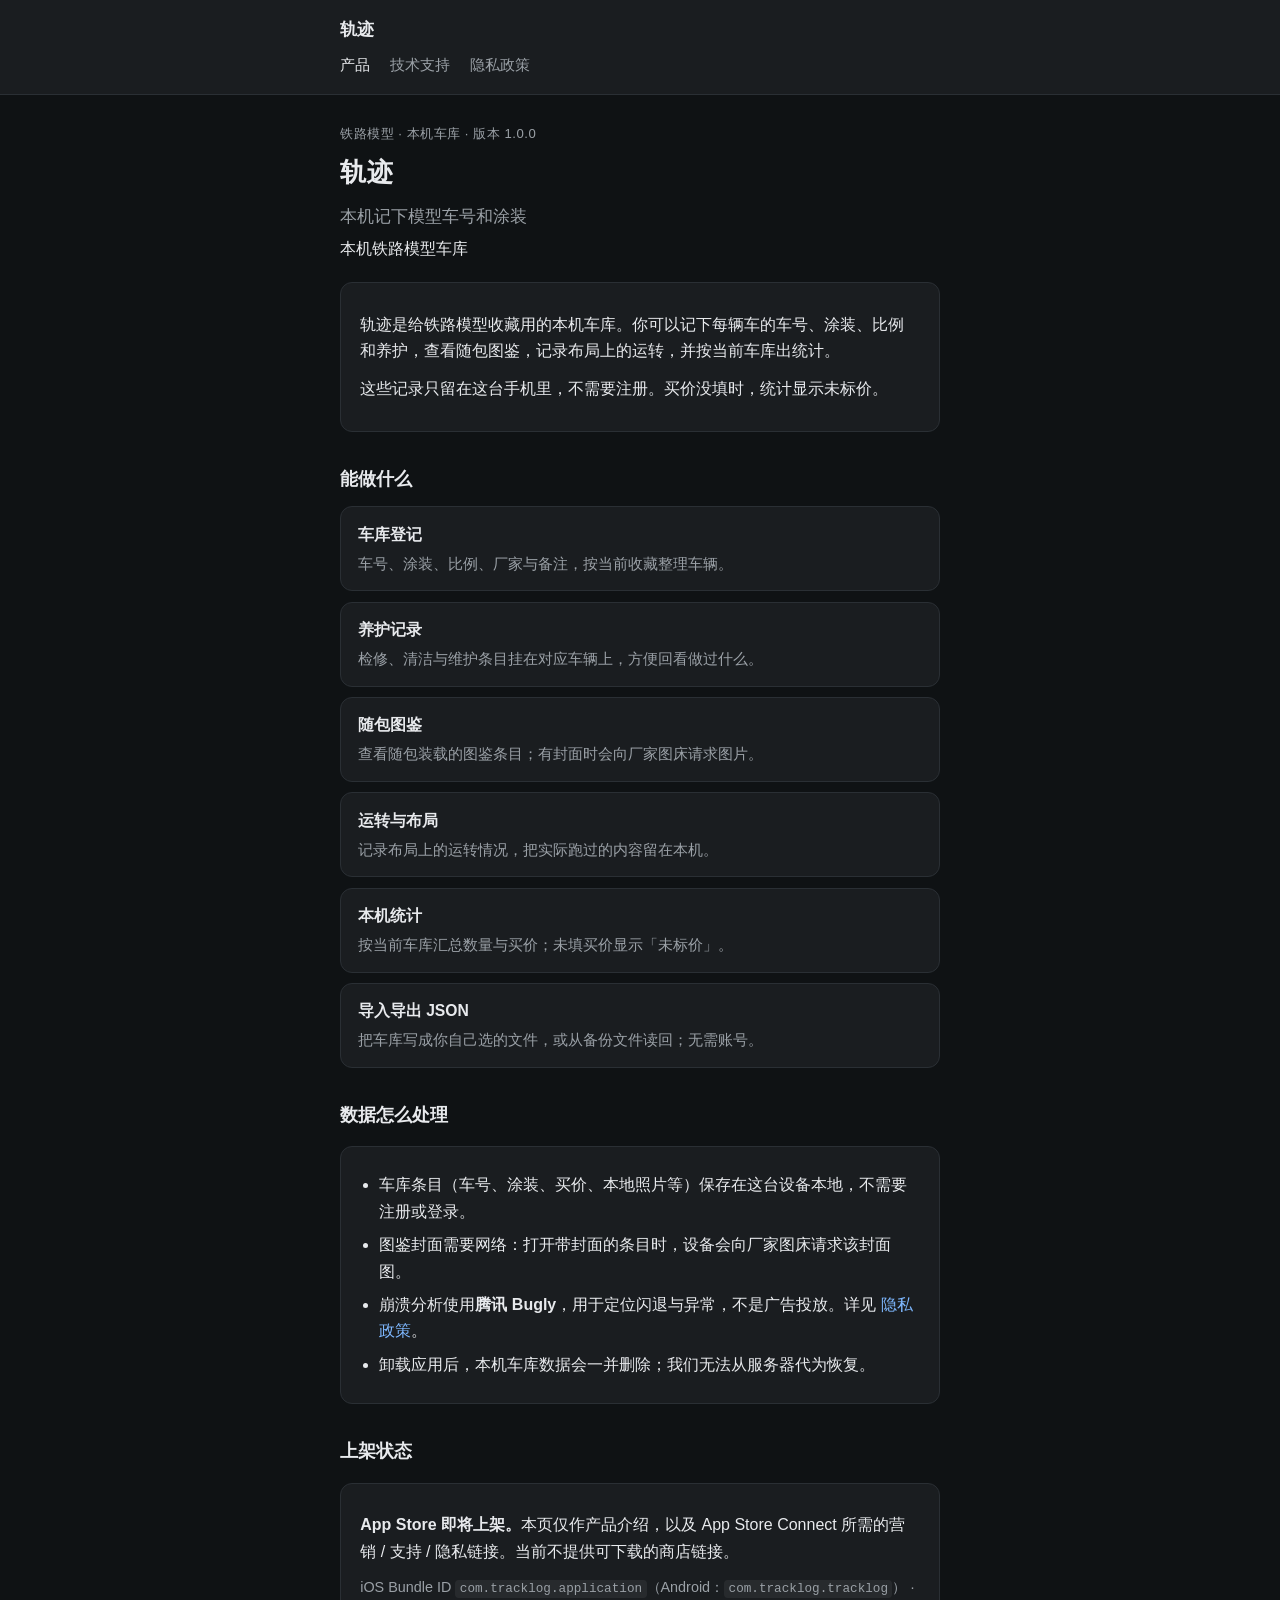
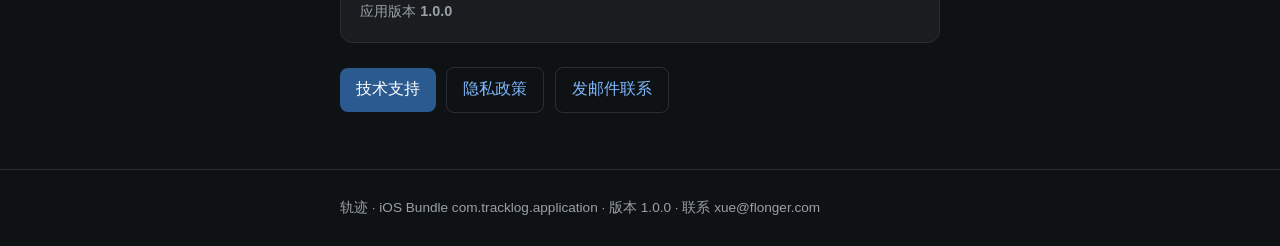
<file: index.html>
<!DOCTYPE html>
<html lang="zh-Hans">
<head>
  <meta charset="utf-8">
  <meta name="viewport" content="width=device-width, initial-scale=1">
  <title>轨迹 — 本机铁路模型车库</title>
  <meta name="description" content="本机记下模型车号和涂装。轨迹是给铁路模型收藏用的本机车库：登记车辆、记养护、看图鉴、记运转，并按当前车库出统计。">
  <link rel="canonical" href="https://blog.flonger.com/tracklog-site/">
  <link rel="stylesheet" href="styles.css">
</head>
<body>
  <header>
    <div class="inner">
      <a class="brand" href="./">轨迹</a>
      <nav>
        <a href="./" aria-current="page">产品</a>
        <a href="support/">技术支持</a>
        <a href="privacy/">隐私政策</a>
      </nav>
    </div>
  </header>
  <main>
    <p class="eyebrow">铁路模型 · 本机车库 · 版本 1.0.0</p>
    <h1>轨迹</h1>
    <p class="lead">本机记下模型车号和涂装</p>
    <p class="subtitle">本机铁路模型车库</p>

    <div class="card">
      <p>轨迹是给铁路模型收藏用的本机车库。你可以记下每辆车的车号、涂装、比例和养护，查看随包图鉴，记录布局上的运转，并按当前车库出统计。</p>
      <p>这些记录只留在这台手机里，不需要注册。买价没填时，统计显示未标价。</p>
    </div>

    <h2>能做什么</h2>
    <ul class="features">
      <li>
        <strong>车库登记</strong>
        <span>车号、涂装、比例、厂家与备注，按当前收藏整理车辆。</span>
      </li>
      <li>
        <strong>养护记录</strong>
        <span>检修、清洁与维护条目挂在对应车辆上，方便回看做过什么。</span>
      </li>
      <li>
        <strong>随包图鉴</strong>
        <span>查看随包装载的图鉴条目；有封面时会向厂家图床请求图片。</span>
      </li>
      <li>
        <strong>运转与布局</strong>
        <span>记录布局上的运转情况，把实际跑过的内容留在本机。</span>
      </li>
      <li>
        <strong>本机统计</strong>
        <span>按当前车库汇总数量与买价；未填买价显示「未标价」。</span>
      </li>
      <li>
        <strong>导入导出 JSON</strong>
        <span>把车库写成你自己选的文件，或从备份文件读回；无需账号。</span>
      </li>
    </ul>

    <h2>数据怎么处理</h2>
    <div class="card">
      <ul class="plain">
        <li>车库条目（车号、涂装、买价、本地照片等）保存在这台设备本地，不需要注册或登录。</li>
        <li>图鉴封面需要网络：打开带封面的条目时，设备会向厂家图床请求该封面图。</li>
        <li>崩溃分析使用<strong>腾讯 Bugly</strong>，用于定位闪退与异常，不是广告投放。详见 <a href="privacy/">隐私政策</a>。</li>
        <li>卸载应用后，本机车库数据会一并删除；我们无法从服务器代为恢复。</li>
      </ul>
    </div>

    <h2>上架状态</h2>
    <div class="card">
      <p><strong>App Store 即将上架。</strong>本页仅作产品介绍，以及 App Store Connect 所需的营销 / 支持 / 隐私链接。当前不提供可下载的商店链接。</p>
      <p class="muted-inline">iOS Bundle ID <code>com.tracklog.application</code>（Android：<code>com.tracklog.tracklog</code>） · 应用版本 <strong>1.0.0</strong></p>
    </div>

    <div class="cta-row">
      <a class="cta" href="support/">技术支持</a>
      <a class="cta cta-secondary" href="privacy/">隐私政策</a>
      <a class="cta cta-secondary" href="mailto:xue@flonger.com?subject=%E8%BD%A8%E8%BF%B9%20%E6%8A%80%E6%9C%AF%E6%94%AF%E6%8C%81">发邮件联系</a>
    </div>
  </main>
  <footer>
    <div class="inner">
      <p>轨迹 · iOS Bundle com.tracklog.application · 版本 1.0.0 · 联系 <a href="mailto:xue@flonger.com">xue@flonger.com</a></p>
    </div>
  </footer>
</body>
</html>
</file>
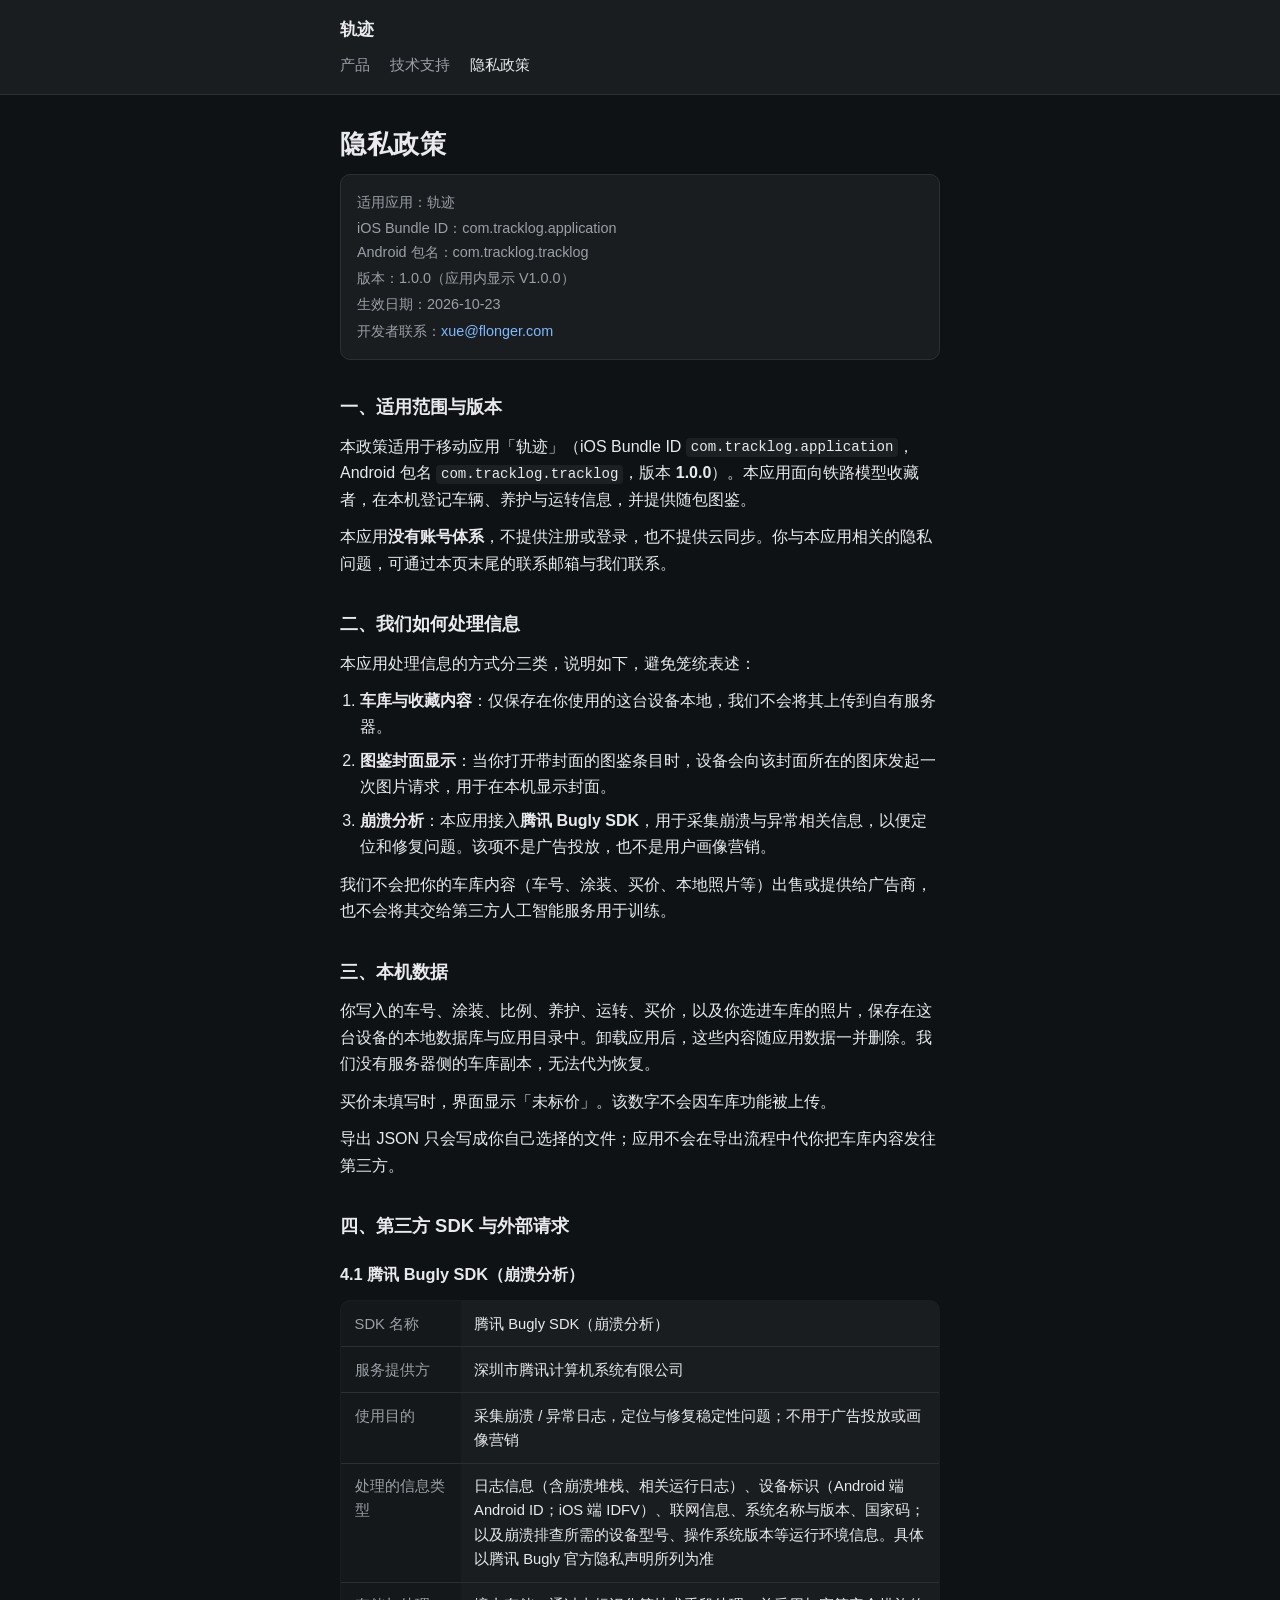
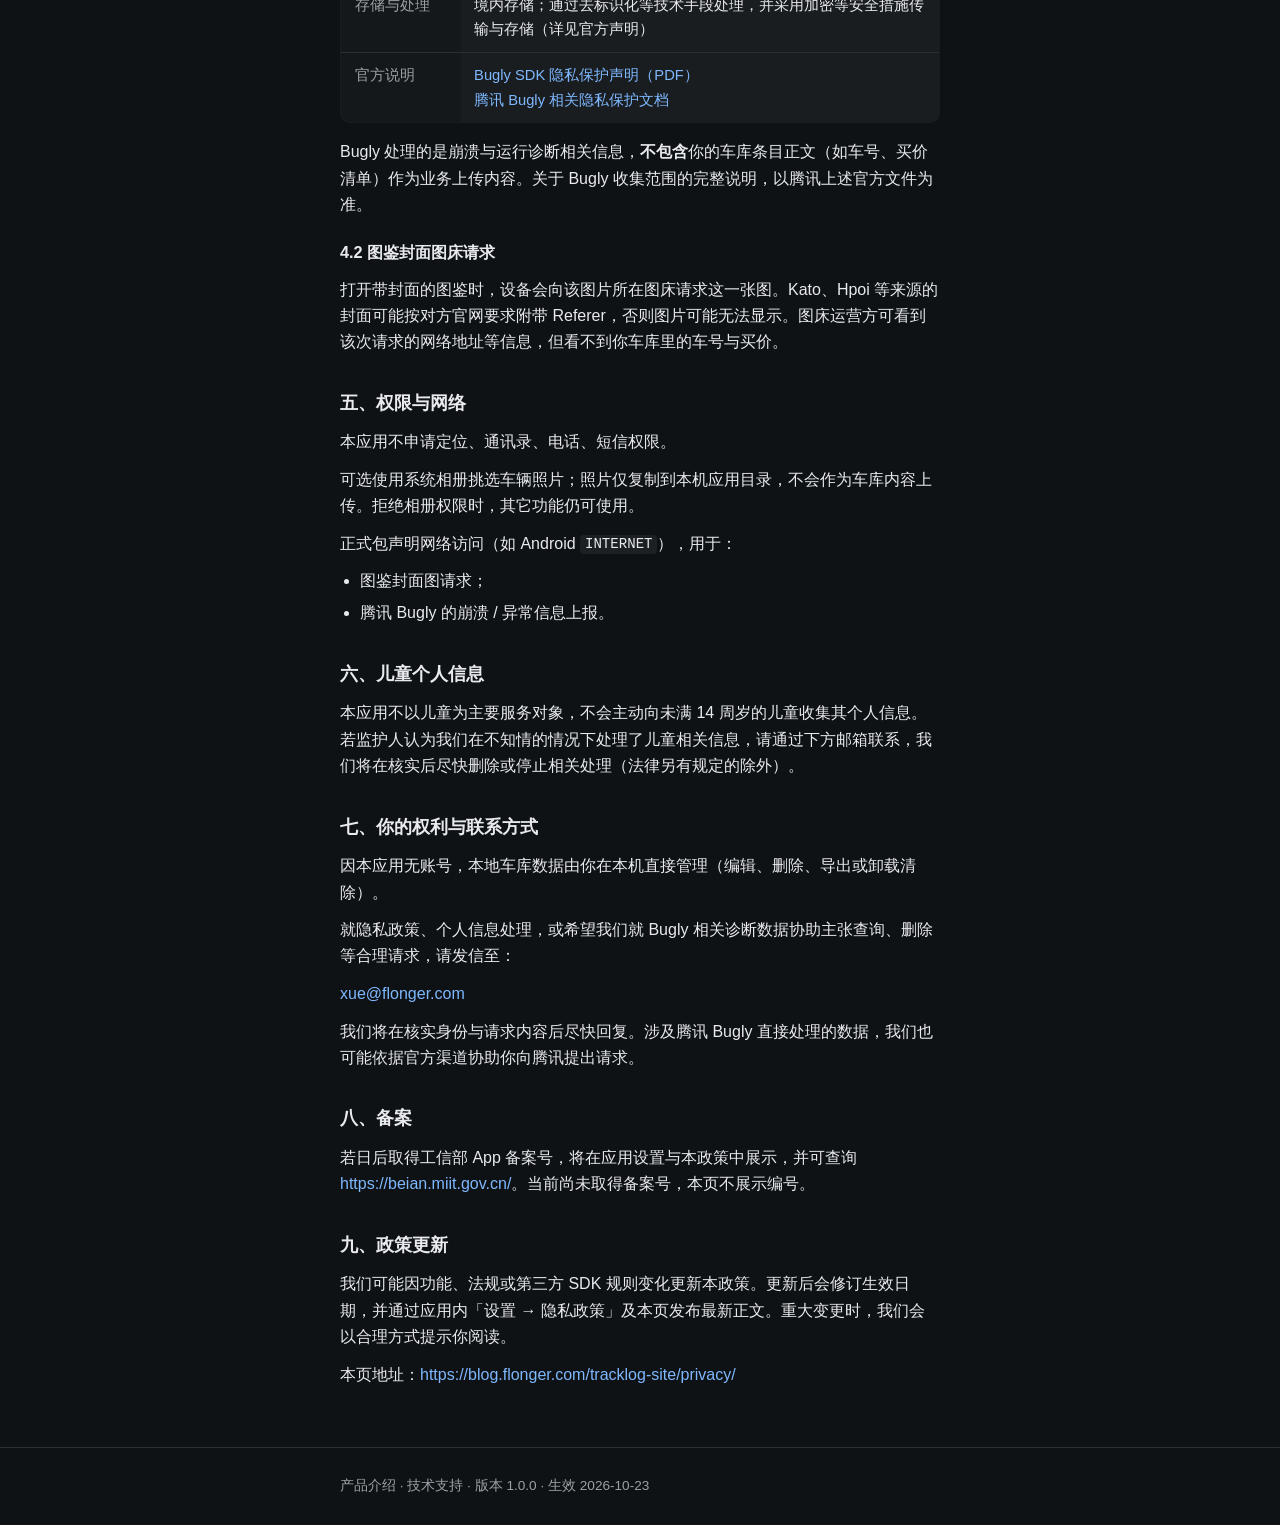
<file: privacy/index.html>
<!DOCTYPE html>
<html lang="zh-Hans">
<head>
  <meta charset="utf-8">
  <meta name="viewport" content="width=device-width, initial-scale=1">
  <title>隐私政策 — 轨迹</title>
  <meta name="description" content="轨迹（iOS：com.tracklog.application）隐私政策。说明本机车库数据、图鉴封面请求，以及腾讯 Bugly 崩溃分析 SDK 的信息处理。">
  <link rel="stylesheet" href="../styles.css">
</head>
<body>
  <header>
    <div class="inner">
      <a class="brand" href="../">轨迹</a>
      <nav>
        <a href="../">产品</a>
        <a href="../support/">技术支持</a>
        <a href="./" aria-current="page">隐私政策</a>
      </nav>
    </div>
  </header>
  <main>
    <h1>隐私政策</h1>
    <div class="meta">
      <div>适用应用：轨迹</div>
      <div>iOS Bundle ID：com.tracklog.application<br>Android 包名：com.tracklog.tracklog</div>
      <div>版本：1.0.0（应用内显示 V1.0.0）</div>
      <div>生效日期：2026-10-23</div>
      <div>开发者联系：<a href="mailto:xue@flonger.com">xue@flonger.com</a></div>
    </div>

    <h2>一、适用范围与版本</h2>
    <p>本政策适用于移动应用「轨迹」（iOS Bundle ID <code>com.tracklog.application</code>，Android 包名 <code>com.tracklog.tracklog</code>，版本 <strong>1.0.0</strong>）。本应用面向铁路模型收藏者，在本机登记车辆、养护与运转信息，并提供随包图鉴。</p>
    <p>本应用<strong>没有账号体系</strong>，不提供注册或登录，也不提供云同步。你与本应用相关的隐私问题，可通过本页末尾的联系邮箱与我们联系。</p>

    <h2>二、我们如何处理信息</h2>
    <p>本应用处理信息的方式分三类，说明如下，避免笼统表述：</p>
    <ol>
      <li><strong>车库与收藏内容</strong>：仅保存在你使用的这台设备本地，我们不会将其上传到自有服务器。</li>
      <li><strong>图鉴封面显示</strong>：当你打开带封面的图鉴条目时，设备会向该封面所在的图床发起一次图片请求，用于在本机显示封面。</li>
      <li><strong>崩溃分析</strong>：本应用接入<strong>腾讯 Bugly SDK</strong>，用于采集崩溃与异常相关信息，以便定位和修复问题。该项不是广告投放，也不是用户画像营销。</li>
    </ol>
    <p>我们不会把你的车库内容（车号、涂装、买价、本地照片等）出售或提供给广告商，也不会将其交给第三方人工智能服务用于训练。</p>

    <h2>三、本机数据</h2>
    <p>你写入的车号、涂装、比例、养护、运转、买价，以及你选进车库的照片，保存在这台设备的本地数据库与应用目录中。卸载应用后，这些内容随应用数据一并删除。我们没有服务器侧的车库副本，无法代为恢复。</p>
    <p>买价未填写时，界面显示「未标价」。该数字不会因车库功能被上传。</p>
    <p>导出 JSON 只会写成你自己选择的文件；应用不会在导出流程中代你把车库内容发往第三方。</p>

    <h2>四、第三方 SDK 与外部请求</h2>

    <h3>4.1 腾讯 Bugly SDK（崩溃分析）</h3>
    <table>
      <tbody>
        <tr><th>SDK 名称</th><td>腾讯 Bugly SDK（崩溃分析）</td></tr>
        <tr><th>服务提供方</th><td>深圳市腾讯计算机系统有限公司</td></tr>
        <tr><th>使用目的</th><td>采集崩溃 / 异常日志，定位与修复稳定性问题；不用于广告投放或画像营销</td></tr>
        <tr><th>处理的信息类型</th><td>日志信息（含崩溃堆栈、相关运行日志）、设备标识（Android 端 Android ID；iOS 端 IDFV）、联网信息、系统名称与版本、国家码；以及崩溃排查所需的设备型号、操作系统版本等运行环境信息。具体以腾讯 Bugly 官方隐私声明所列为准</td></tr>
        <tr><th>存储与处理</th><td>境内存储；通过去标识化等技术手段处理，并采用加密等安全措施传输与存储（详见官方声明）</td></tr>
        <tr><th>官方说明</th><td>
          <a href="https://static.bugly.qq.com/bugly-sdk-privacy-statement.pdf" rel="noopener">Bugly SDK 隐私保护声明（PDF）</a><br>
          <a href="https://privacy.qq.com/document/preview/fc748b3d96224fdb825ea79e132c1a56" rel="noopener">腾讯 Bugly 相关隐私保护文档</a>
        </td></tr>
      </tbody>
    </table>
    <p>Bugly 处理的是崩溃与运行诊断相关信息，<strong>不包含</strong>你的车库条目正文（如车号、买价清单）作为业务上传内容。关于 Bugly 收集范围的完整说明，以腾讯上述官方文件为准。</p>

    <h3>4.2 图鉴封面图床请求</h3>
    <p>打开带封面的图鉴时，设备会向该图片所在图床请求这一张图。Kato、Hpoi 等来源的封面可能按对方官网要求附带 Referer，否则图片可能无法显示。图床运营方可看到该次请求的网络地址等信息，但看不到你车库里的车号与买价。</p>

    <h2>五、权限与网络</h2>
    <p>本应用不申请定位、通讯录、电话、短信权限。</p>
    <p>可选使用系统相册挑选车辆照片；照片仅复制到本机应用目录，不会作为车库内容上传。拒绝相册权限时，其它功能仍可使用。</p>
    <p>正式包声明网络访问（如 Android <code>INTERNET</code>），用于：</p>
    <ul>
      <li>图鉴封面图请求；</li>
      <li>腾讯 Bugly 的崩溃 / 异常信息上报。</li>
    </ul>

    <h2>六、儿童个人信息</h2>
    <p>本应用不以儿童为主要服务对象，不会主动向未满 14 周岁的儿童收集其个人信息。若监护人认为我们在不知情的情况下处理了儿童相关信息，请通过下方邮箱联系，我们将在核实后尽快删除或停止相关处理（法律另有规定的除外）。</p>

    <h2>七、你的权利与联系方式</h2>
    <p>因本应用无账号，本地车库数据由你在本机直接管理（编辑、删除、导出或卸载清除）。</p>
    <p>就隐私政策、个人信息处理，或希望我们就 Bugly 相关诊断数据协助主张查询、删除等合理请求，请发信至：</p>
    <p><a href="mailto:xue@flonger.com">xue@flonger.com</a></p>
    <p>我们将在核实身份与请求内容后尽快回复。涉及腾讯 Bugly 直接处理的数据，我们也可能依据官方渠道协助你向腾讯提出请求。</p>

    <h2>八、备案</h2>
    <p>若日后取得工信部 App 备案号，将在应用设置与本政策中展示，并可查询 <a href="https://beian.miit.gov.cn/" rel="noopener">https://beian.miit.gov.cn/</a>。当前尚未取得备案号，本页不展示编号。</p>

    <h2>九、政策更新</h2>
    <p>我们可能因功能、法规或第三方 SDK 规则变化更新本政策。更新后会修订生效日期，并通过应用内「设置 → 隐私政策」及本页发布最新正文。重大变更时，我们会以合理方式提示你阅读。</p>
    <p>本页地址：<a href="https://blog.flonger.com/tracklog-site/privacy/">https://blog.flonger.com/tracklog-site/privacy/</a></p>
  </main>
  <footer>
    <div class="inner">
      <p><a href="../">产品介绍</a> · <a href="../support/">技术支持</a> · 版本 1.0.0 · 生效 2026-10-23</p>
    </div>
  </footer>
</body>
</html>
</file>
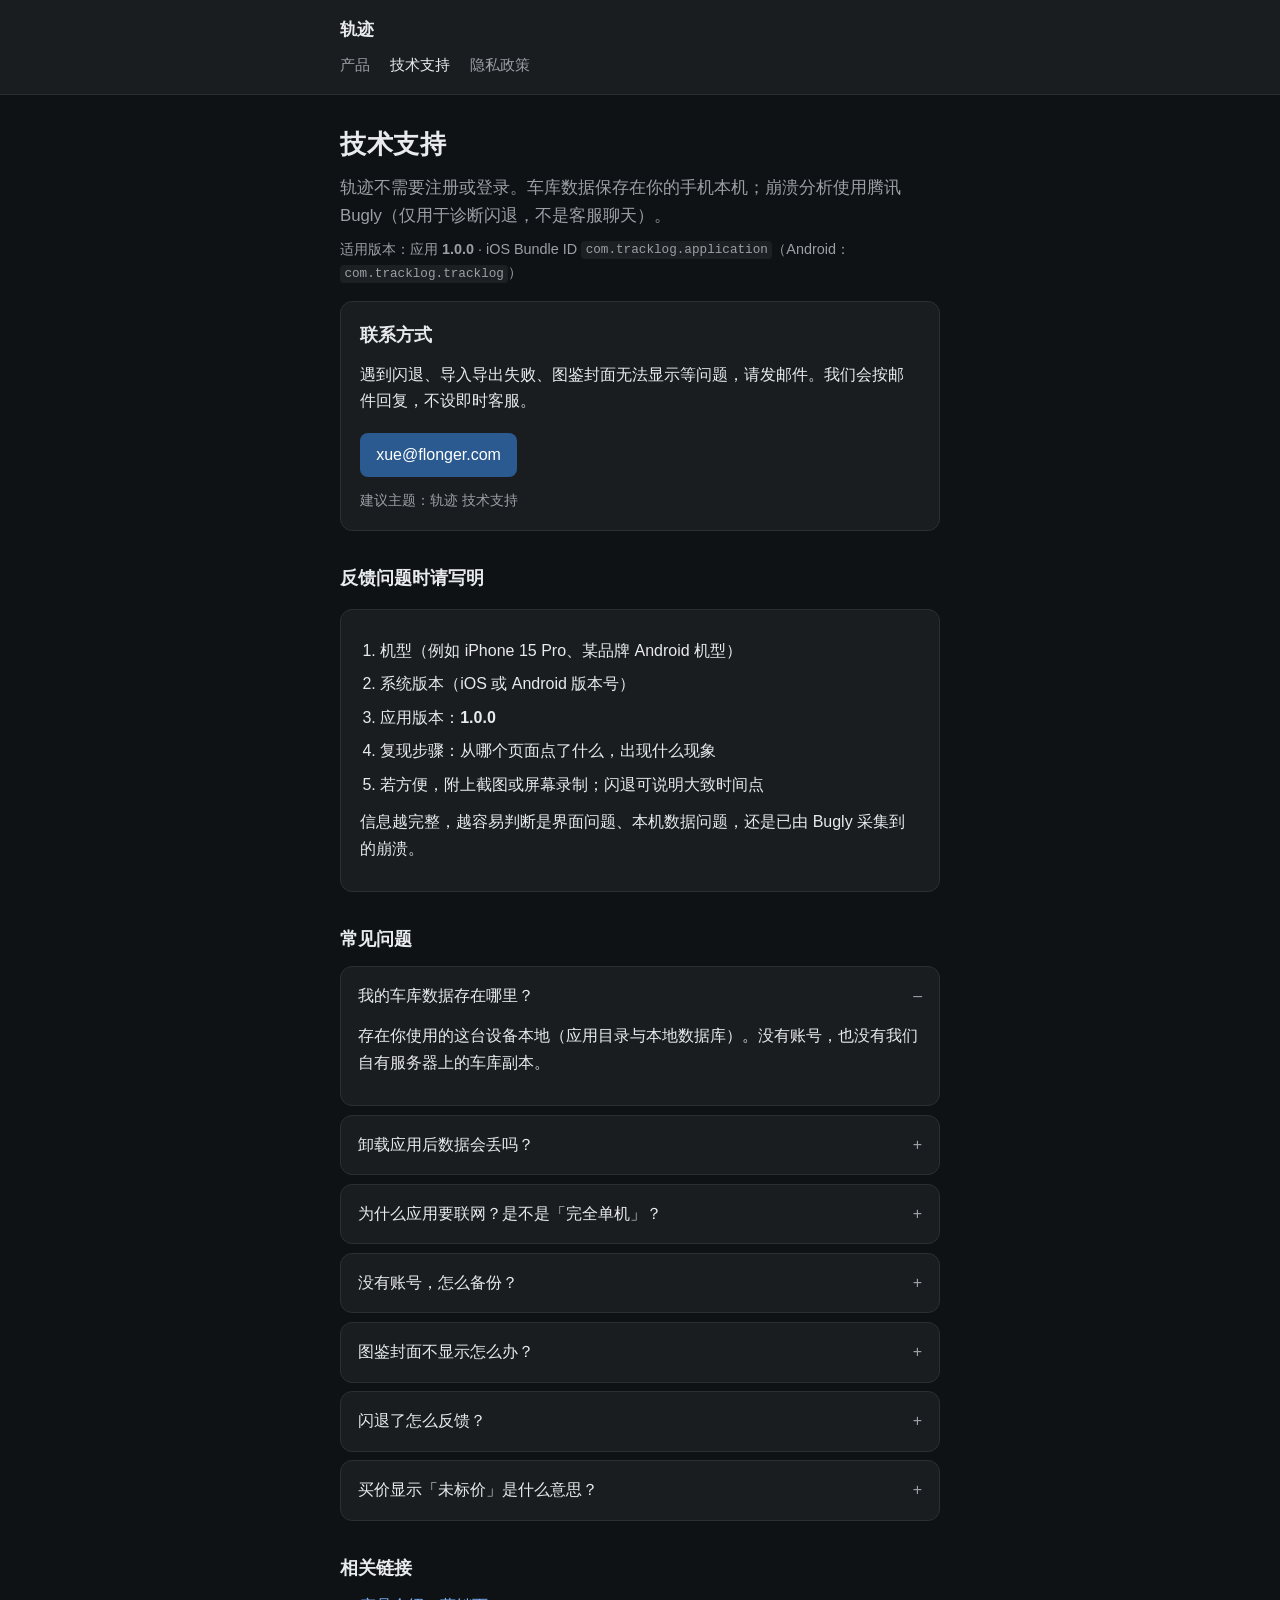
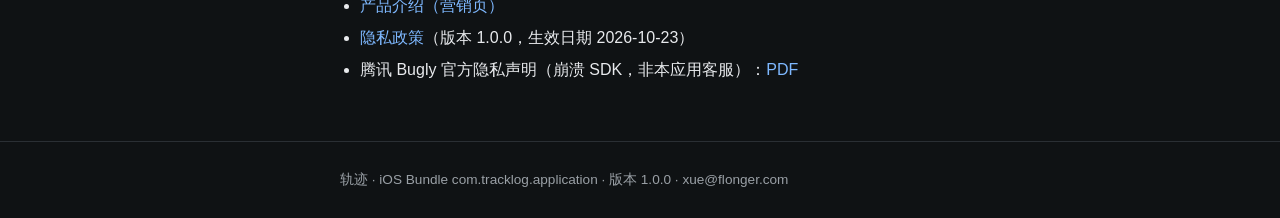
<file: support/index.html>
<!DOCTYPE html>
<html lang="zh-Hans">
<head>
  <meta charset="utf-8">
  <meta name="viewport" content="width=device-width, initial-scale=1">
  <title>技术支持 — 轨迹</title>
  <meta name="description" content="轨迹（版本 1.0.0）技术支持：联系邮箱、问题反馈说明与常见问题。">
  <link rel="canonical" href="https://blog.flonger.com/tracklog-site/support/">
  <link rel="stylesheet" href="../styles.css">
</head>
<body>
  <header>
    <div class="inner">
      <a class="brand" href="../">轨迹</a>
      <nav>
        <a href="../">产品</a>
        <a href="./" aria-current="page">技术支持</a>
        <a href="../privacy/">隐私政策</a>
      </nav>
    </div>
  </header>
  <main>
    <h1>技术支持</h1>
    <p class="lead">轨迹不需要注册或登录。车库数据保存在你的手机本机；崩溃分析使用腾讯 Bugly（仅用于诊断闪退，不是客服聊天）。</p>
    <p class="muted-inline">适用版本：应用 <strong>1.0.0</strong> · iOS Bundle ID <code>com.tracklog.application</code>（Android：<code>com.tracklog.tracklog</code>）</p>

    <div class="card">
      <h2 class="card-title">联系方式</h2>
      <p>遇到闪退、导入导出失败、图鉴封面无法显示等问题，请发邮件。我们会按邮件回复，不设即时客服。</p>
      <p><a class="cta" href="mailto:xue@flonger.com?subject=%E8%BD%A8%E8%BF%B9%20%E6%8A%80%E6%9C%AF%E6%94%AF%E6%8C%81">xue@flonger.com</a></p>
      <p class="muted-inline">建议主题：轨迹 技术支持</p>
    </div>

    <h2>反馈问题时请写明</h2>
    <div class="card">
      <ol>
        <li>机型（例如 iPhone 15 Pro、某品牌 Android 机型）</li>
        <li>系统版本（iOS 或 Android 版本号）</li>
        <li>应用版本：<strong>1.0.0</strong></li>
        <li>复现步骤：从哪个页面点了什么，出现什么现象</li>
        <li>若方便，附上截图或屏幕录制；闪退可说明大致时间点</li>
      </ol>
      <p>信息越完整，越容易判断是界面问题、本机数据问题，还是已由 Bugly 采集到的崩溃。</p>
    </div>

    <h2>常见问题</h2>

    <div class="faq">
      <details open>
        <summary>我的车库数据存在哪里？</summary>
        <p>存在你使用的这台设备本地（应用目录与本地数据库）。没有账号，也没有我们自有服务器上的车库副本。</p>
      </details>
      <details>
        <summary>卸载应用后数据会丢吗？</summary>
        <p>会。卸载后本机车库数据随应用数据一并删除，我们无法代为找回。换机或重装前，请先在应用内导出 JSON 备份。</p>
      </details>
      <details>
        <summary>为什么应用要联网？是不是「完全单机」？</summary>
        <p>不是「完全不联网」。正式包需要网络，用于两件事：</p>
        <ul>
          <li>图鉴封面：向厂家图床请求封面图；</li>
          <li>腾讯 Bugly：上报崩溃 / 异常，便于修复稳定性问题。</li>
        </ul>
        <p>车库条目正文（车号、买价等）不会作为业务数据上传。完整说明见 <a href="../privacy/">隐私政策</a>。</p>
      </details>
      <details>
        <summary>没有账号，怎么备份？</summary>
        <p>使用应用内的导入 / 导出 JSON：把车库写成你自己选择的文件保存；需要时再从该文件读回。应用不会在导出流程中代你把车库发往第三方。</p>
      </details>
      <details>
        <summary>图鉴封面不显示怎么办？</summary>
        <p>先确认设备已联网。部分厂家图床会校验来源（例如要求 Referer），网络环境或图床侧限制都可能导致封面空白，但通常不影响本机车库条目本身。仍无法显示时，把机型、系统版本、应用 1.0.0 与具体图鉴条目发到上方邮箱。</p>
      </details>
      <details>
        <summary>闪退了怎么反馈？</summary>
        <p>请发邮件说明机型、系统版本、应用 1.0.0、大致操作路径与时间。应用已接入腾讯 Bugly 采集崩溃堆栈，便于对照排查；Bugly 只做崩溃分析，不能替代邮件联系，也不是在线客服。</p>
      </details>
      <details>
        <summary>买价显示「未标价」是什么意思？</summary>
        <p>该车辆未填写买价时的界面提示。该数字不会因车库功能离开本机。</p>
      </details>
    </div>

    <h2>相关链接</h2>
    <ul>
      <li><a href="../">产品介绍（营销页）</a></li>
      <li><a href="../privacy/">隐私政策</a>（版本 1.0.0，生效日期 2026-10-23）</li>
      <li>腾讯 Bugly 官方隐私声明（崩溃 SDK，非本应用客服）：<a href="https://static.bugly.qq.com/bugly-sdk-privacy-statement.pdf" rel="noopener">PDF</a></li>
    </ul>
  </main>
  <footer>
    <div class="inner">
      <p>轨迹 · iOS Bundle com.tracklog.application · 版本 1.0.0 · <a href="mailto:xue@flonger.com">xue@flonger.com</a></p>
    </div>
  </footer>
</body>
</html>
</file>
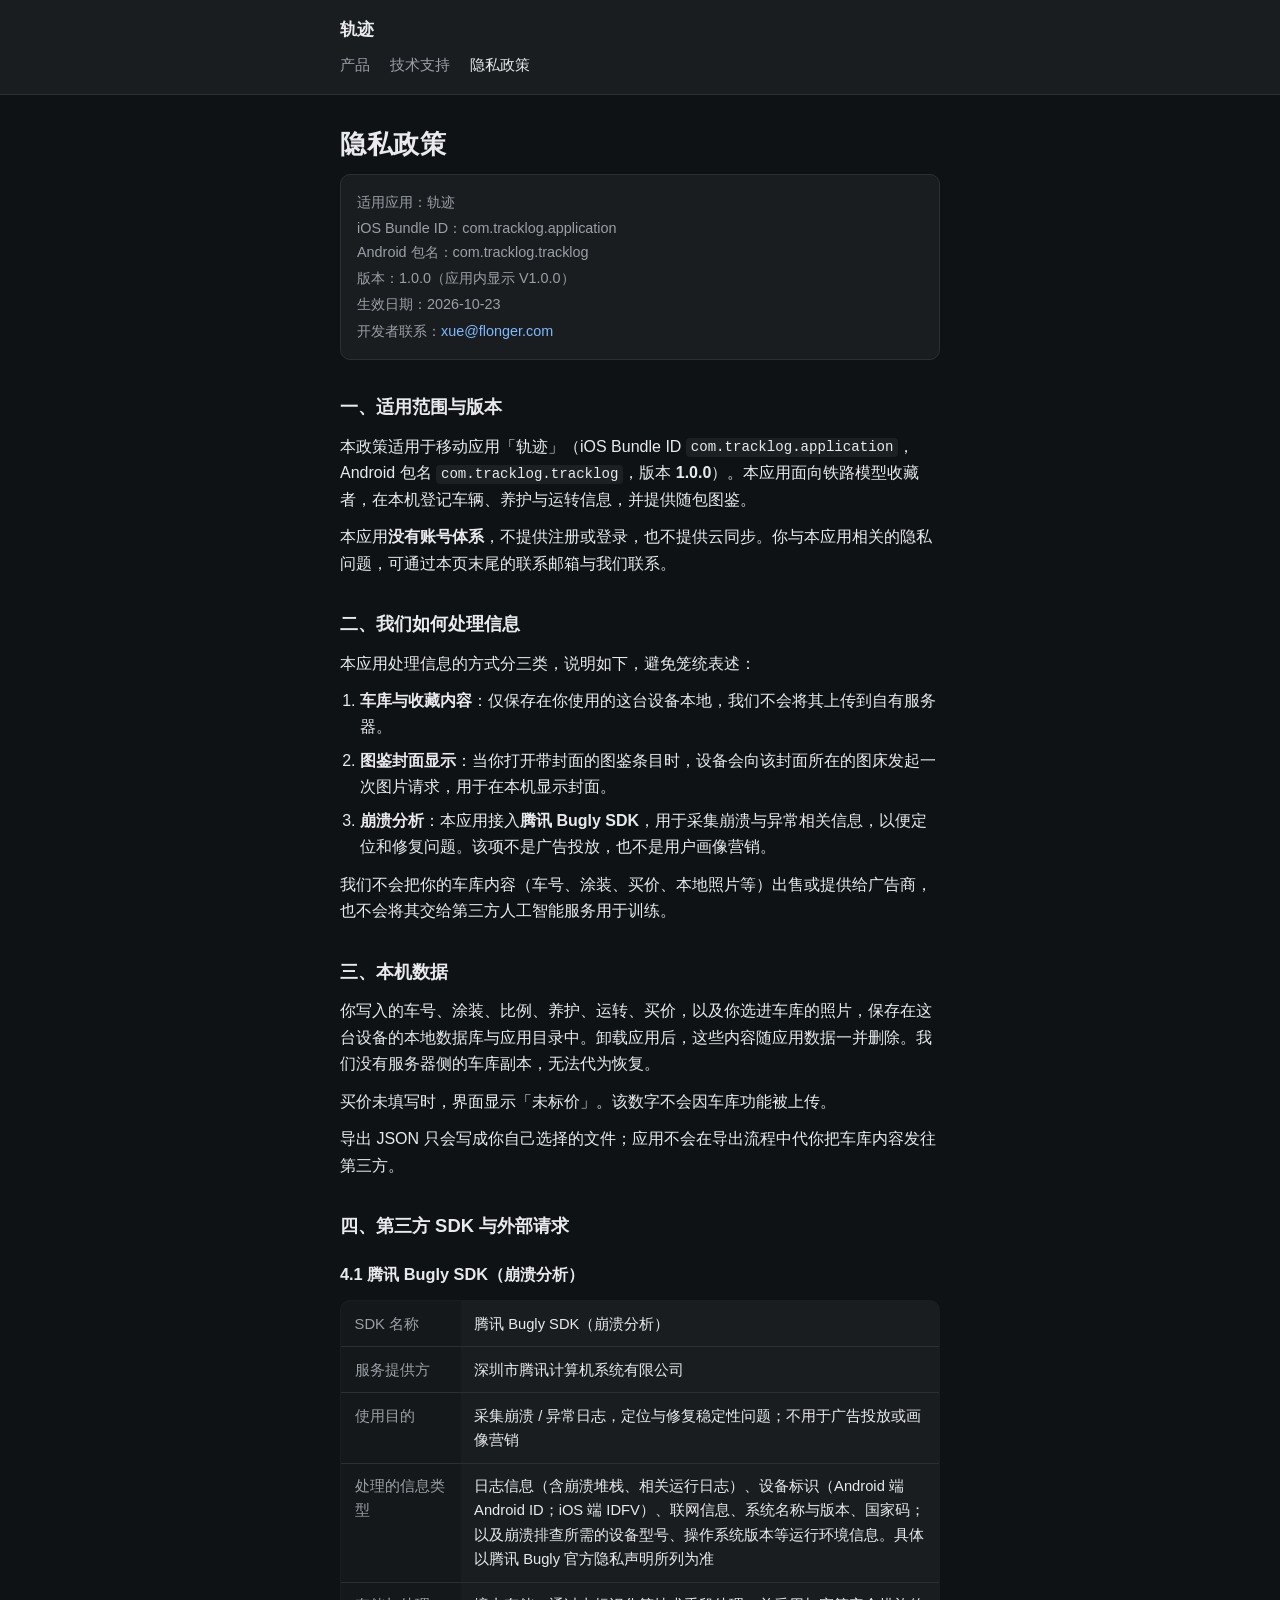
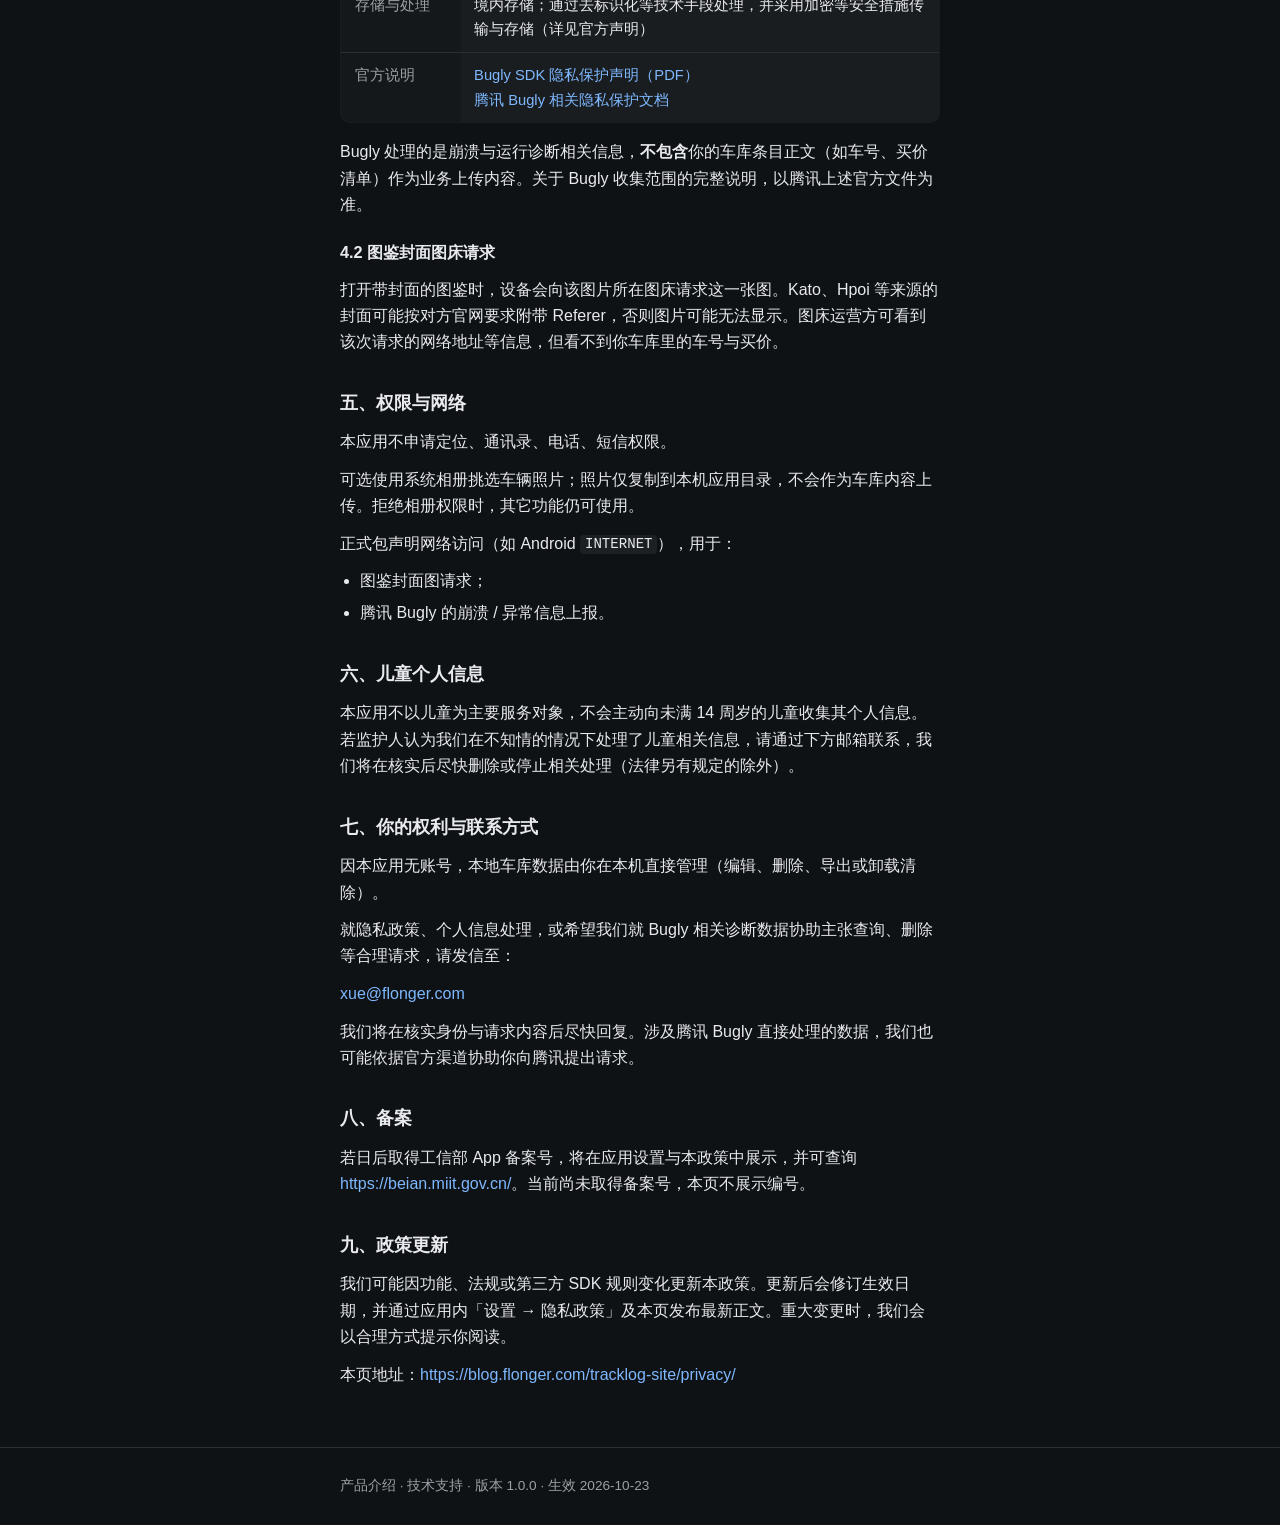
<file: privacy.html>
<!DOCTYPE html>
<html lang="zh-Hans">
<head>
  <meta charset="utf-8">
  <meta http-equiv="refresh" content="0; url=privacy/">
  <link rel="canonical" href="https://blog.flonger.com/tracklog-site/privacy/">
  <title>privacy</title>
  <script>location.replace("privacy/");</script>
</head>
<body><p><a href="privacy/">继续</a></p></body>
</html>
</file>
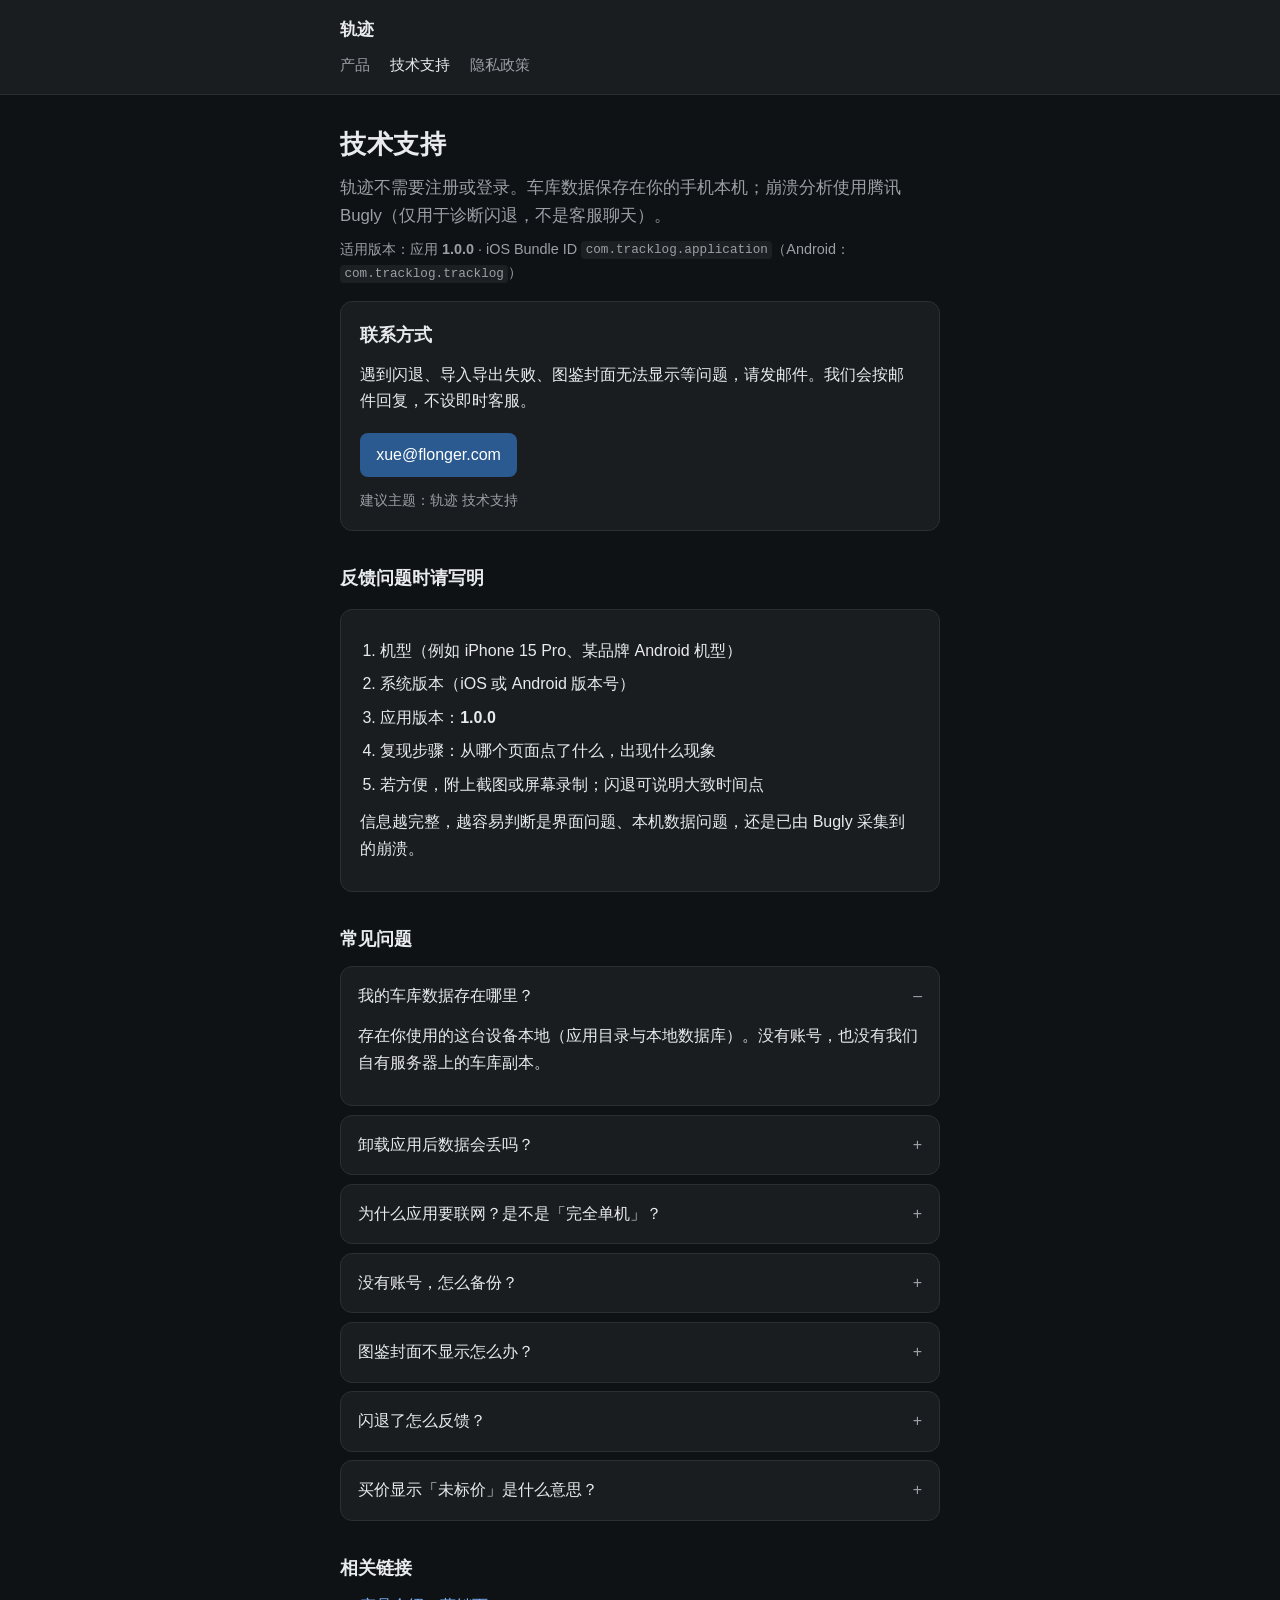
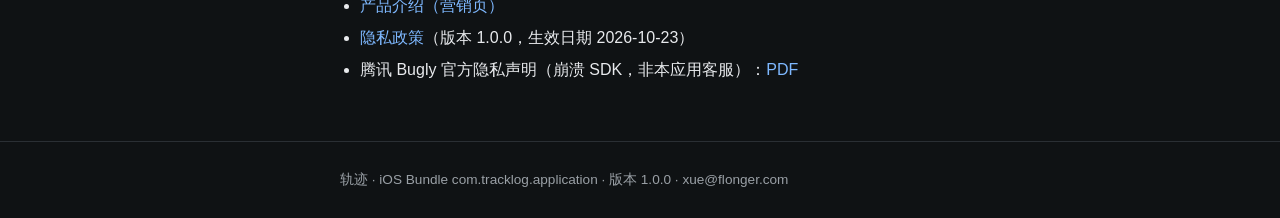
<file: support.html>
<!DOCTYPE html>
<html lang="zh-Hans">
<head>
  <meta charset="utf-8">
  <meta http-equiv="refresh" content="0; url=support/">
  <link rel="canonical" href="https://blog.flonger.com/tracklog-site/support/">
  <title>support</title>
  <script>location.replace("support/");</script>
</head>
<body><p><a href="support/">继续</a></p></body>
</html>
</file>
<file: styles.css>
:root {
  --bg: #0f1214;
  --surface: #1a1d20;
  --text: #e8eaed;
  --muted: #9aa0a6;
  --accent: #7eb8ff;
  --border: #2a2f34;
  --max: 40rem;
}
* { box-sizing: border-box; }
html { color-scheme: dark; }
body {
  margin: 0;
  font-family: -apple-system, BlinkMacSystemFont, "Segoe UI", "PingFang SC", "Hiragino Sans GB", "Microsoft YaHei", sans-serif;
  background: var(--bg);
  color: var(--text);
  line-height: 1.65;
  font-size: 16px;
}
a { color: var(--accent); text-decoration: none; }
a:hover { text-decoration: underline; }
header {
  border-bottom: 1px solid var(--border);
  background: var(--surface);
}
header .inner, main, footer .inner {
  max-width: var(--max);
  margin: 0 auto;
  padding: 1rem 1.25rem;
}
header .brand {
  font-weight: 600;
  color: var(--text);
  font-size: 1.05rem;
}
nav {
  display: flex;
  flex-wrap: wrap;
  gap: 0.75rem 1.25rem;
  margin-top: 0.6rem;
  font-size: 0.92rem;
}
nav a { color: var(--muted); }
nav a[aria-current="page"] { color: var(--text); font-weight: 500; }
main { padding-top: 1.75rem; padding-bottom: 3rem; }
h1 {
  font-size: 1.65rem;
  margin: 0 0 0.5rem;
  letter-spacing: 0.02em;
}
h2 {
  font-size: 1.15rem;
  margin: 1.75rem 0 0.6rem;
  padding-top: 0.25rem;
}
h3 {
  font-size: 1.02rem;
  margin: 1.25rem 0 0.45rem;
}
.eyebrow {
  color: var(--muted);
  font-size: 0.82rem;
  letter-spacing: 0.04em;
  margin: 0 0 0.45rem;
  text-transform: none;
}
.lead { color: var(--muted); margin: 0 0 0.35rem; font-size: 1.05rem; }
.subtitle {
  margin: 0 0 1.25rem;
  color: var(--text);
  font-size: 0.98rem;
  font-weight: 500;
}
.meta {
  color: var(--muted);
  font-size: 0.9rem;
  margin: 0 0 1.5rem;
  padding: 0.85rem 1rem;
  background: var(--surface);
  border: 1px solid var(--border);
  border-radius: 10px;
}
.meta div { margin: 0.15rem 0; }
.muted-inline {
  color: var(--muted);
  font-size: 0.9rem;
  margin: 0.5rem 0 0;
}
p { margin: 0.7rem 0; }
ul { padding-left: 1.25rem; margin: 0.6rem 0; }
li { margin: 0.35rem 0; }
ul.plain {
  list-style: disc;
  padding-left: 1.2rem;
  margin: 0;
}
ul.plain li { margin: 0.45rem 0; }
.card {
  background: var(--surface);
  border: 1px solid var(--border);
  border-radius: 12px;
  padding: 1.1rem 1.2rem;
  margin: 1rem 0;
}
.card-title {
  margin-top: 0;
  margin-bottom: 0.5rem;
  padding-top: 0;
}
.features {
  list-style: none;
  padding: 0;
  margin: 0.75rem 0 0;
  display: grid;
  gap: 0.65rem;
}
.features li {
  margin: 0;
  background: var(--surface);
  border: 1px solid var(--border);
  border-radius: 12px;
  padding: 0.9rem 1.05rem;
  display: grid;
  gap: 0.25rem;
}
.features strong {
  font-size: 0.98rem;
  font-weight: 600;
}
.features span {
  color: var(--muted);
  font-size: 0.92rem;
}
.cta-row {
  display: flex;
  flex-wrap: wrap;
  gap: 0.65rem;
  margin: 1.5rem 0 0.5rem;
  align-items: center;
}
.cta {
  display: inline-block;
  margin-top: 0.5rem;
  padding: 0.55rem 1rem;
  background: #2a5a8f;
  color: #fff !important;
  border-radius: 8px;
  text-decoration: none !important;
  font-weight: 500;
}
.cta-row .cta { margin-top: 0; }
.cta:hover { background: #346aa8; }
.cta-secondary {
  background: transparent;
  color: var(--accent) !important;
  border: 1px solid var(--border);
}
.cta-secondary:hover {
  background: rgba(126, 184, 255, 0.08);
  border-color: #3a4550;
}
.faq {
  display: grid;
  gap: 0.55rem;
  margin: 0.75rem 0 1rem;
}
.faq details {
  background: var(--surface);
  border: 1px solid var(--border);
  border-radius: 12px;
  padding: 0.15rem 0;
}
.faq summary {
  cursor: pointer;
  list-style: none;
  padding: 0.85rem 1.05rem;
  font-weight: 500;
}
.faq summary::-webkit-details-marker { display: none; }
.faq summary::after {
  content: "+";
  float: right;
  color: var(--muted);
  font-weight: 400;
}
.faq details[open] summary::after { content: "–"; }
.faq details > *:not(summary) {
  padding: 0 1.05rem 0.95rem;
  margin-top: 0;
}
.faq details p:first-of-type { margin-top: 0; }
.faq details ul { margin-top: 0.35rem; }
footer {
  border-top: 1px solid var(--border);
  color: var(--muted);
  font-size: 0.85rem;
}
footer a { color: var(--muted); }

table {
  width: 100%;
  border-collapse: collapse;
  margin: 0.75rem 0 1rem;
  font-size: 0.92rem;
  background: var(--surface);
  border: 1px solid var(--border);
  border-radius: 10px;
  overflow: hidden;
}
th, td {
  text-align: left;
  vertical-align: top;
  padding: 0.65rem 0.85rem;
  border-bottom: 1px solid var(--border);
}
th {
  width: 7.5rem;
  color: var(--muted);
  font-weight: 500;
  background: rgba(0,0,0,0.18);
}
tr:last-child th, tr:last-child td { border-bottom: none; }
code {
  font-family: ui-monospace, SFMono-Regular, Menlo, Monaco, Consolas, monospace;
  font-size: 0.88em;
  background: rgba(255,255,255,0.06);
  padding: 0.1em 0.35em;
  border-radius: 4px;
}
ol { padding-left: 1.25rem; margin: 0.6rem 0; }
ol li { margin: 0.45rem 0; }
</file>
